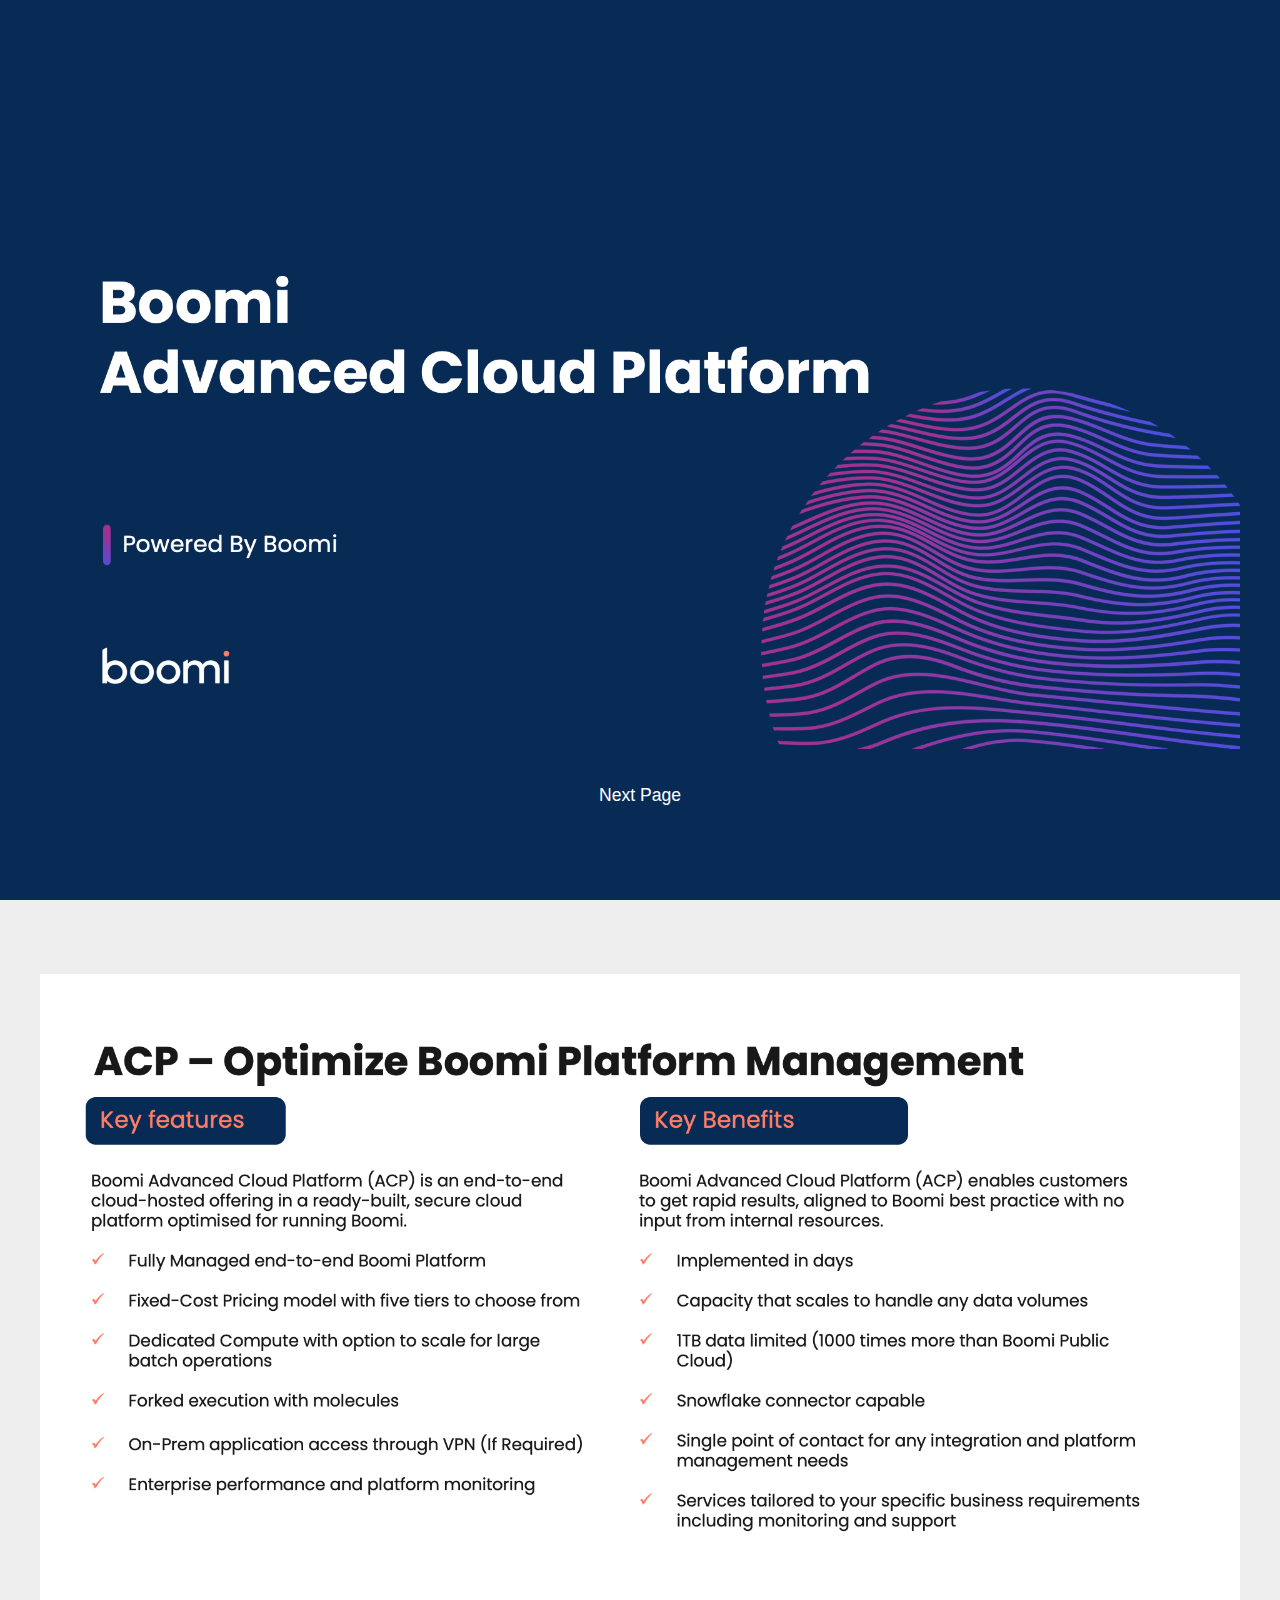
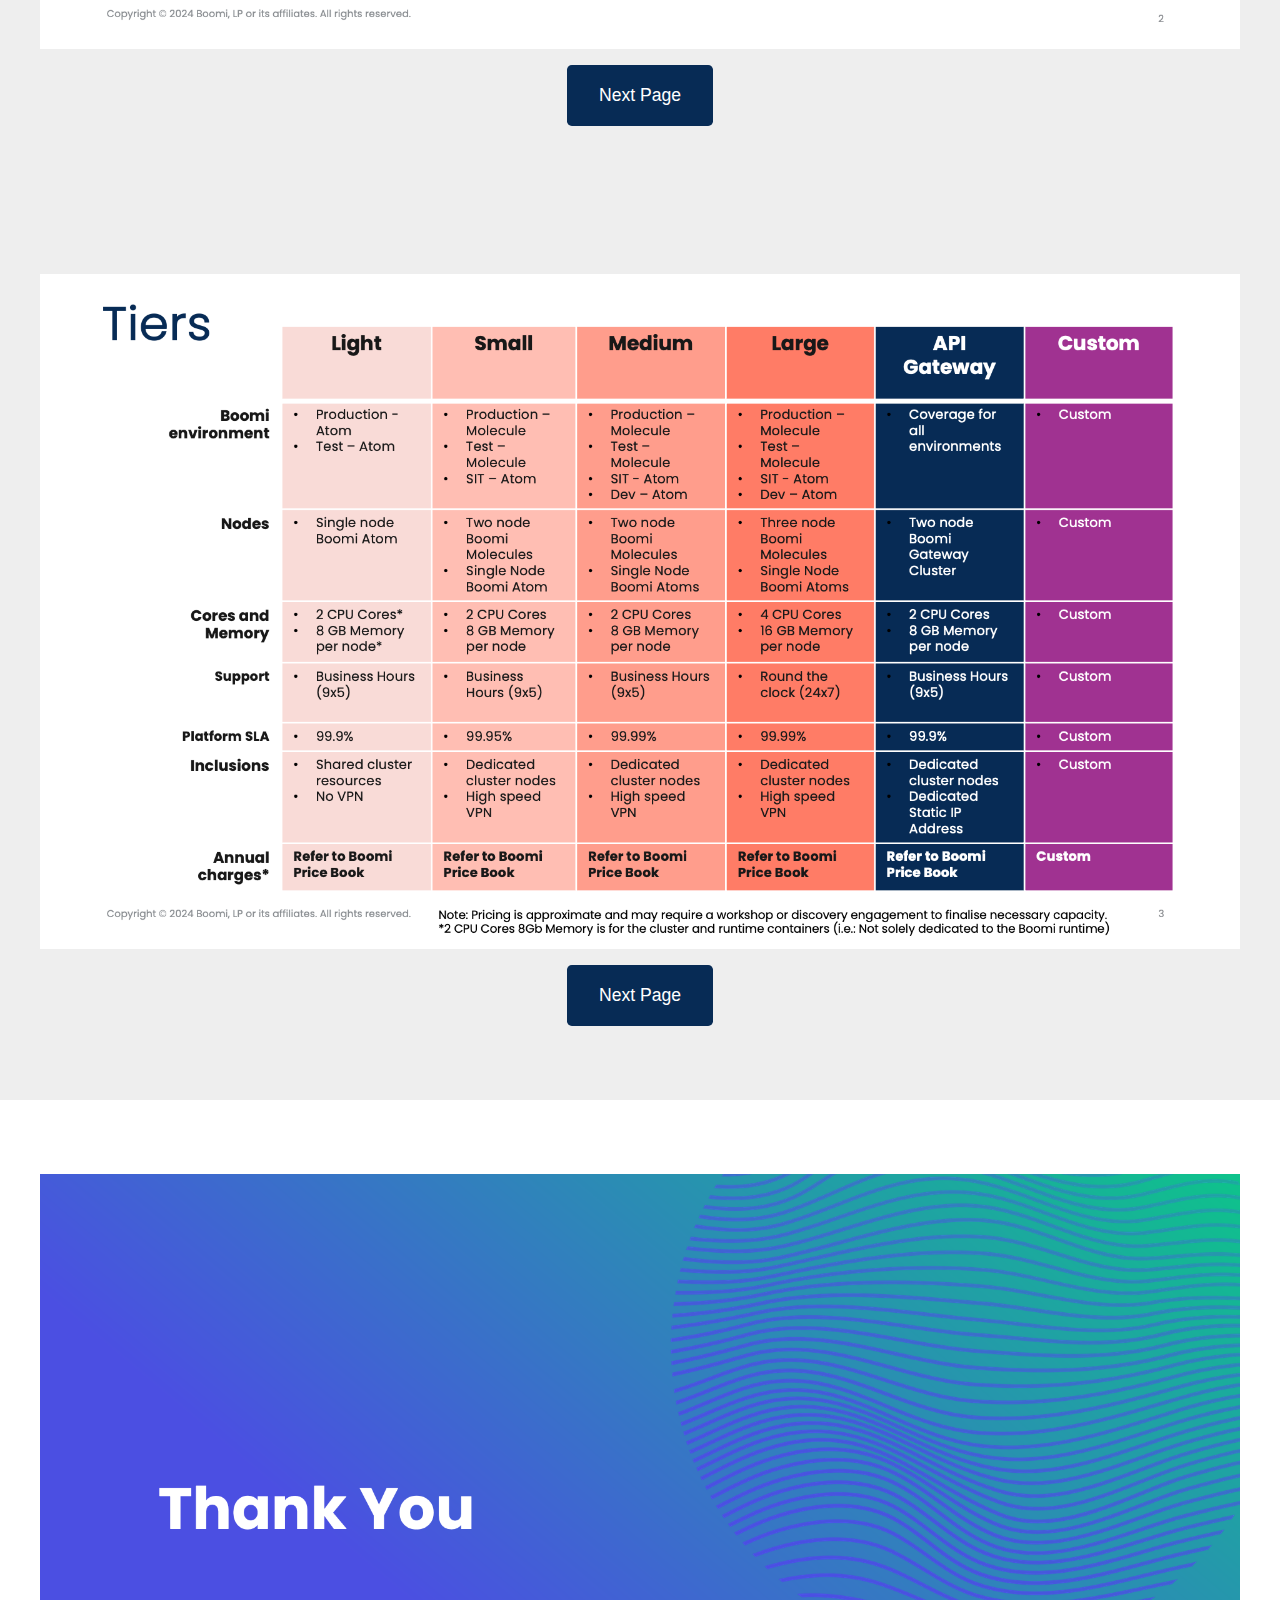
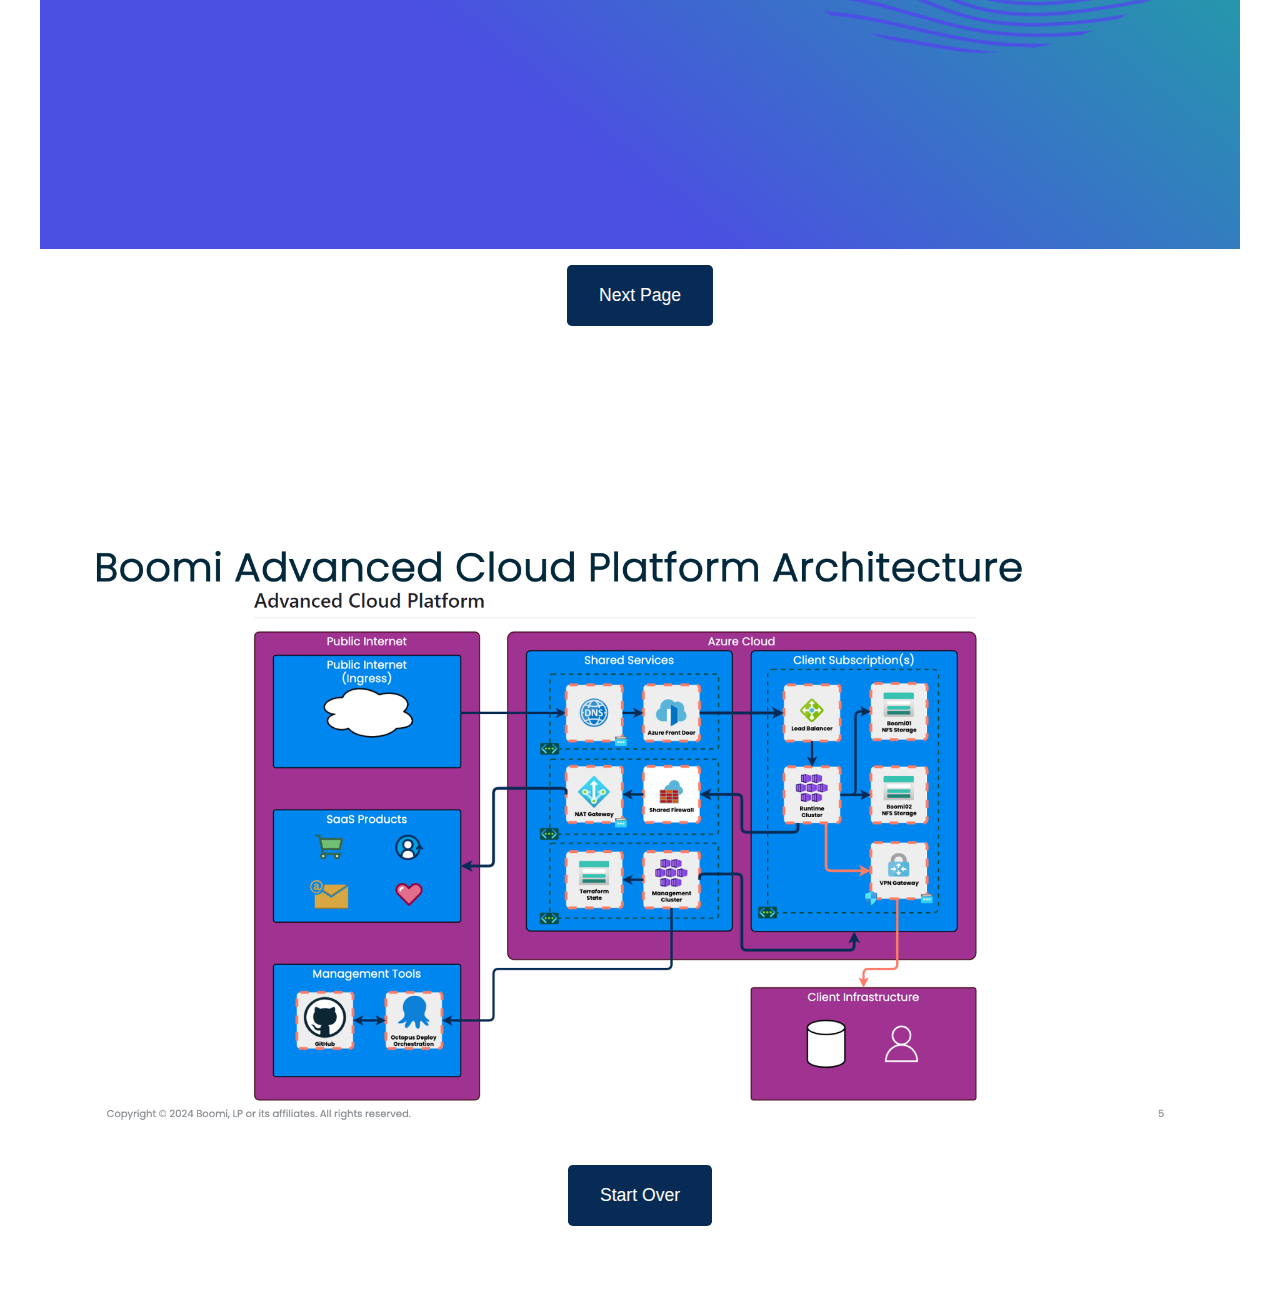
<file: ACP_Summary.html>
<!DOCTYPE html>
<html lang="en">
    <head>
        <meta charset="UTF-8">
        <meta http-equiv="X-UA-Compatible" content="IE=edge">
        <meta name="viewport" content="width=device-width, initial-scale=1.0">
        <link rel="stylesheet" href="https://cdnjs.cloudflare.com/ajax/libs/font-awesome/6.3.0/css/all.min.css"
            integrity="sha512-SzlrxWUlpfuzQ+pcUCosxcglQRNAq/DZjVsC0lE40xsADsfeQoEypE+enwcOiGjk/bSuGGKHEyjSoQ1zVisanQ=="
            crossorigin="anonymous" referrerpolicy="no-referrer" />
        <link rel="stylesheet" href="./styles.css">
        <title>Boomi - Advanced Cloud Platform - Summary</title>
    </head>
    
    <body>
        <!-- Page 1 -->
        <section id="page-1" class="page">
            <img src="images/Boomi_ACP_Summary/Slide1.png" alt="Boomi - Advanced Cloud Platform">
            <div>
                <a href="#page-2" class="btn">Next Page <i class="fas fa-arrow-circle-down"></i></a>
            </div>
        </section>
        <!-- Page 2 -->
        <section id="page-2" class="page">
            <img src="images/Boomi_ACP_Summary/Slide2.png" alt="Boomi ACP - Optimize Boomi Platform Management">
            <div>
                <a href="#page-3" class="btn">Next Page <i class="fas fa-arrow-circle-down"></i></a>
            </div>
        </section>
        <!-- Page 3 -->
        <section id="page-3" class="page">
            <img src="images/Boomi_ACP_Summary/Slide3.png" alt="Boomi ACP - Platform Tiers">
            <div>
                <a href="#page-4" class="btn">Next Page <i class="fas fa-arrow-circle-down"></i></a>
            </div>
        </section>
        <!-- Page 4 -->
        <section id="page-4" class="page">
            <img src="images/Boomi_ACP_Summary/Slide4.png" alt="Boomi ACP - Platform Tiers">
            <div>
                <a href="#page-5" class="btn">Next Page <i class="fas fa-arrow-circle-down"></i></a>
            </div>
        </section>
        <!-- Page 5 -->
        <section id="page-5" class="page">
            <img src="images/Boomi_ACP_Summary/Slide5.png" alt="Boomi ACP - Platform Tiers">
            <div>
                <a href="#page-1" class="btn">Start Over <i class="fas fa-home"></i></a>
            </div>
        </section>
    </body>
</html>
</file>
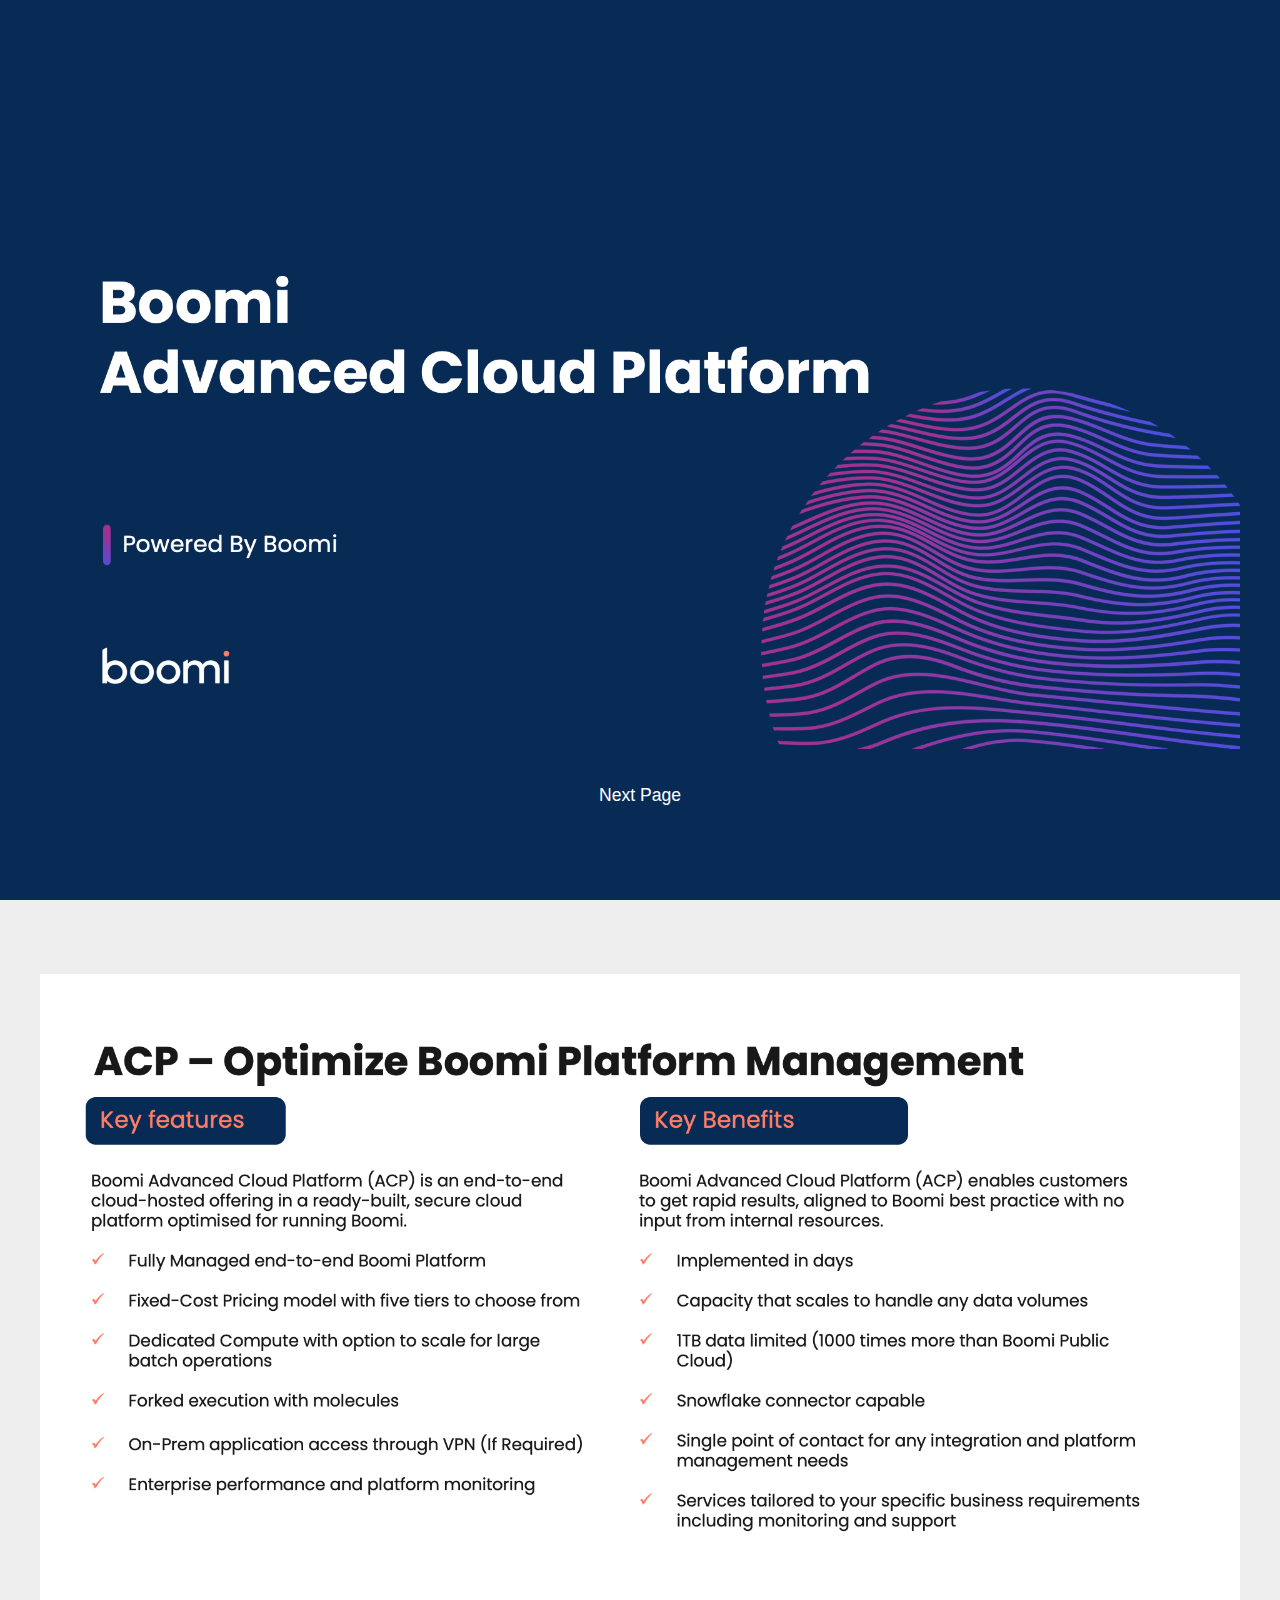
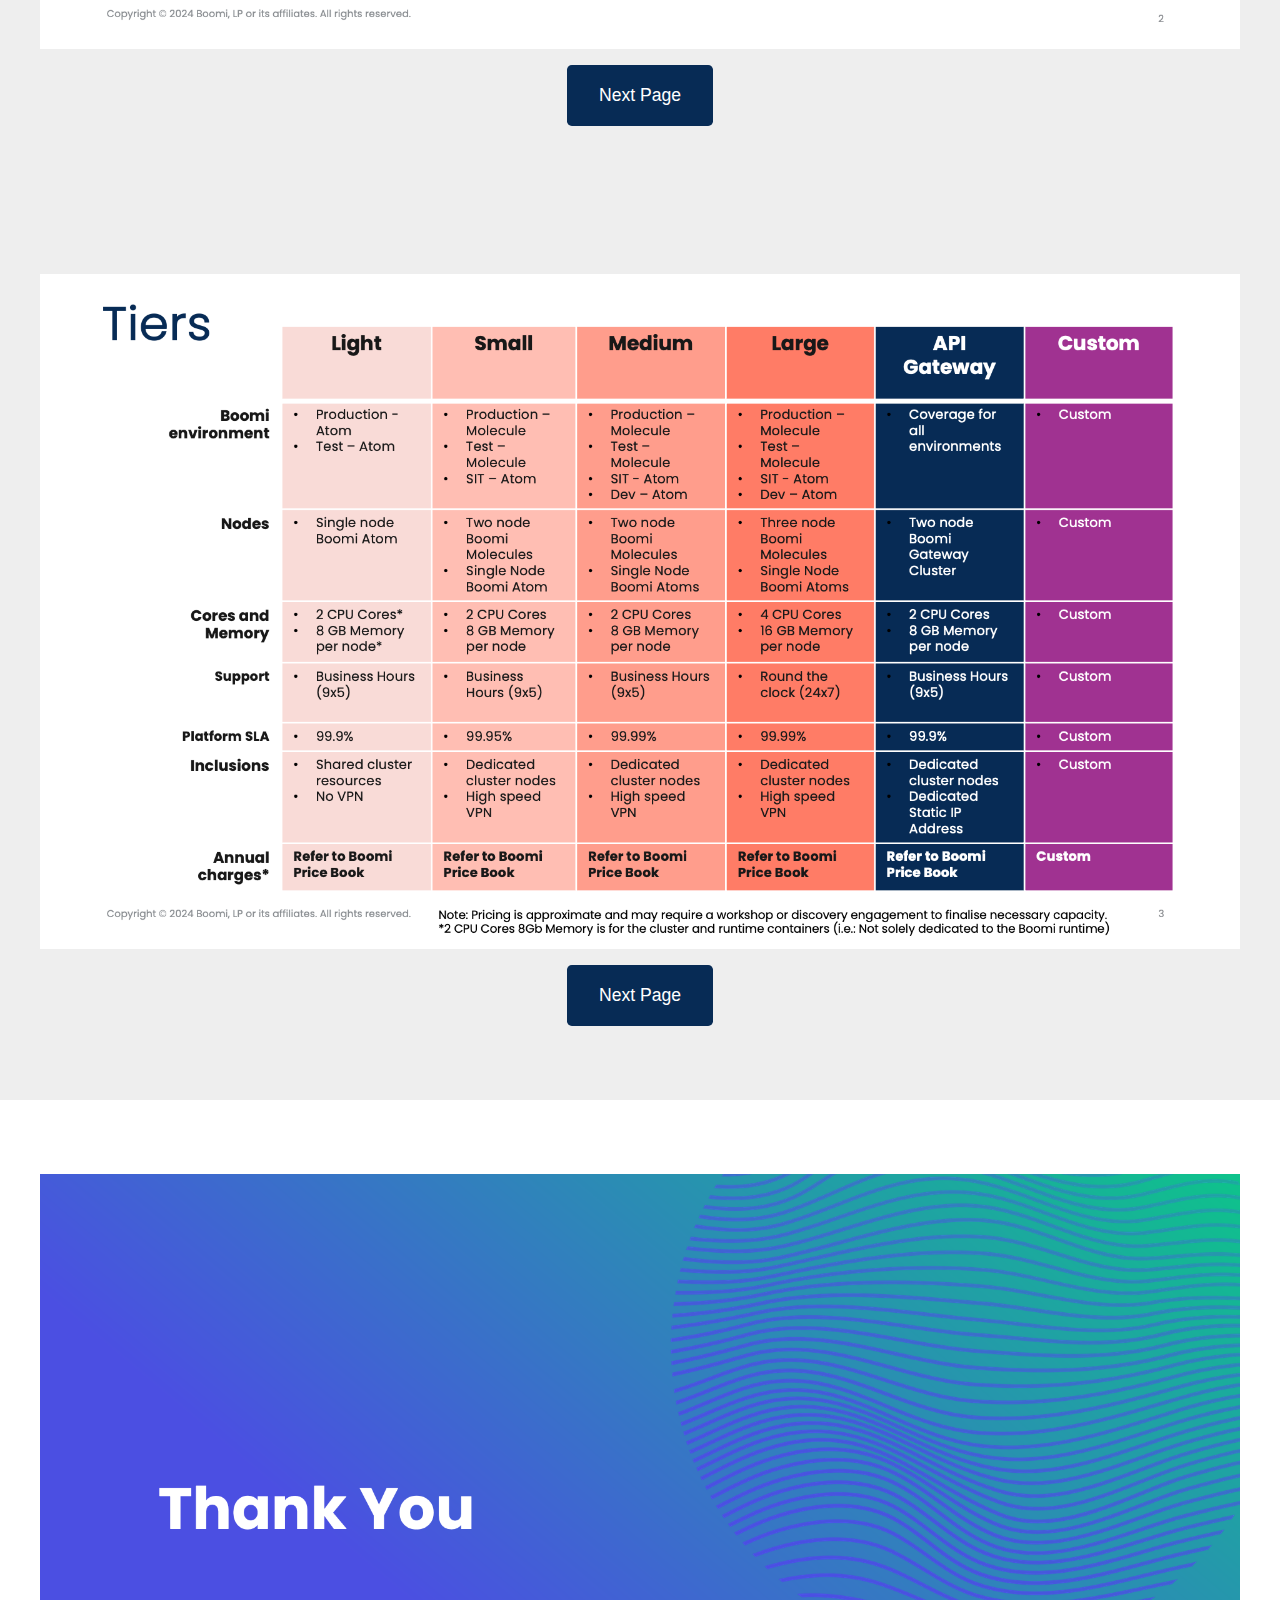
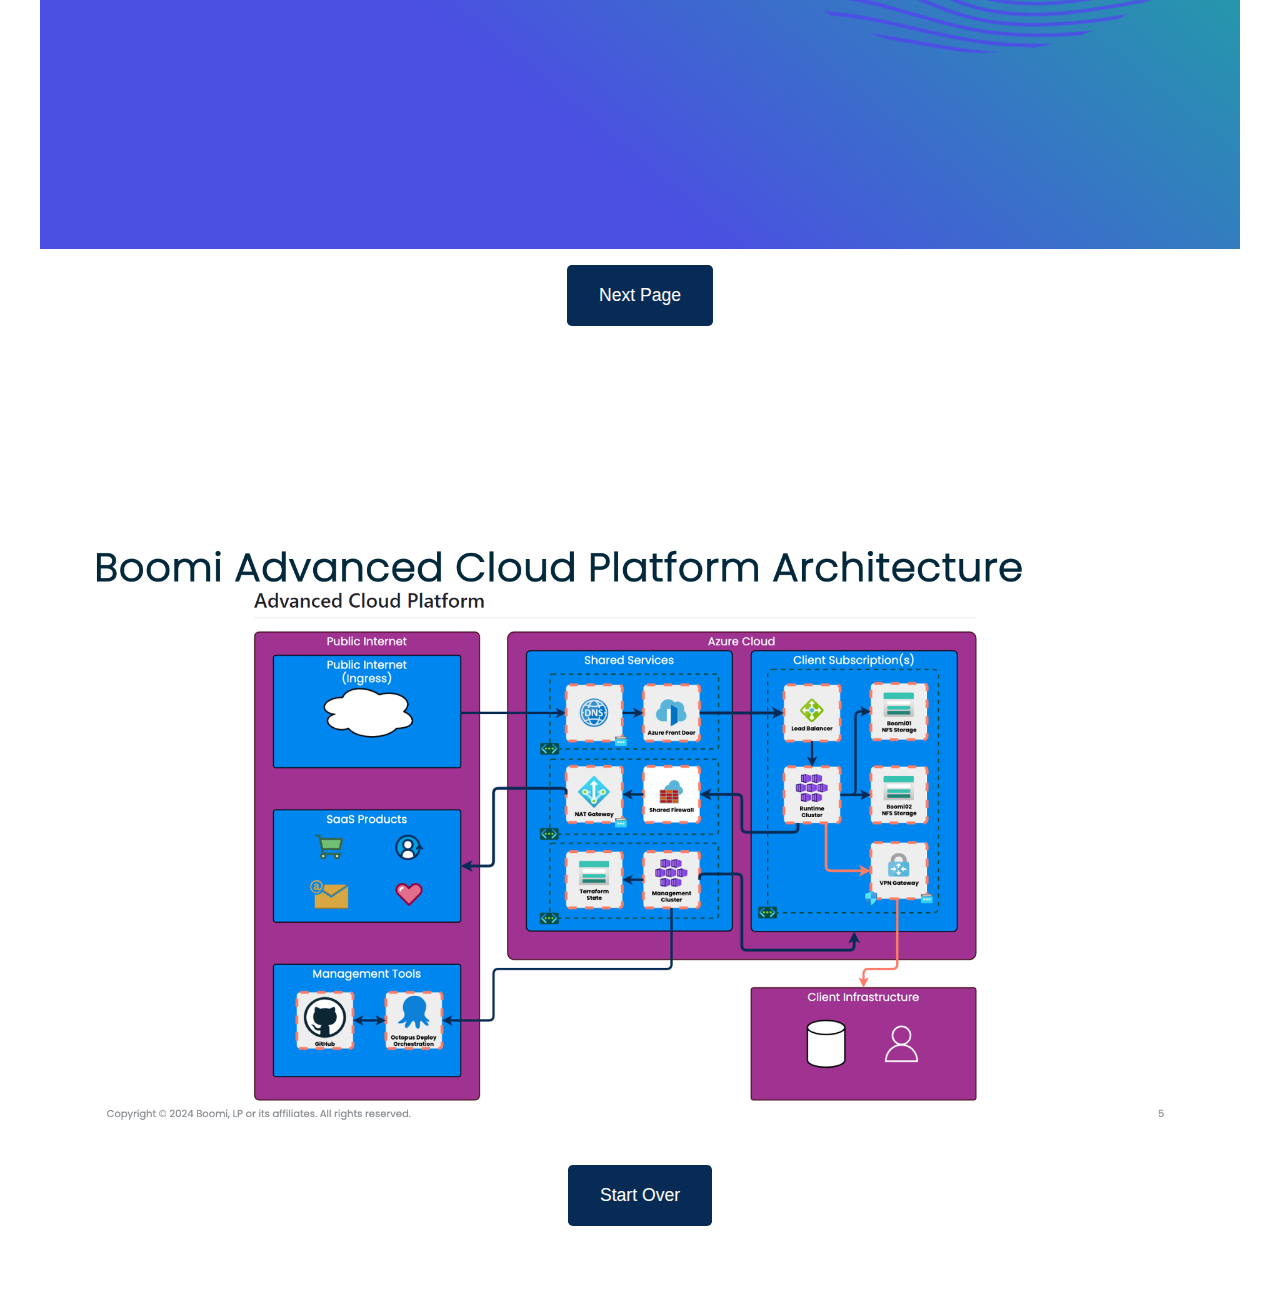
<file: slideshow.html>
<!DOCTYPE html>
<html lang="en">
    <head>
        <meta charset="UTF-8">
        <meta http-equiv="X-UA-Compatible" content="IE=edge">
        <meta name="viewport" content="width=device-width, initial-scale=1.0">
        <link rel="stylesheet" href="https://cdnjs.cloudflare.com/ajax/libs/font-awesome/6.3.0/css/all.min.css"
            integrity="sha512-SzlrxWUlpfuzQ+pcUCosxcglQRNAq/DZjVsC0lE40xsADsfeQoEypE+enwcOiGjk/bSuGGKHEyjSoQ1zVisanQ=="
            crossorigin="anonymous" referrerpolicy="no-referrer" />
        <link rel="stylesheet" href="./styles.css">
        <title>PPT</title>
    </head>
    
    <body>
        <!-- Page 1 -->
        <section id="page-1" class="page">
            <img src="images/Boomi_ACP_Summary/Slide1.png" alt="Boomi - Advanced Cloud Platform">
            <div>
                <a href="#page-2" class="btn">Next Page <i class="fas fa-arrow-circle-down"></i></a>
            </div>
        </section>
        <!-- Page 2 -->
        <section id="page-2" class="page">
            <img src="images/Boomi_ACP_Summary/Slide2.png" alt="Boomi ACP - Optimize Boomi Platform Management">
            <div>
                <a href="#page-3" class="btn">Next Page <i class="fas fa-arrow-circle-down"></i></a>
            </div>
        </section>
        <!-- Page 3 -->
        <section id="page-3" class="page">
            <img src="images/Boomi_ACP_Summary/Slide3.png" alt="Boomi ACP - Platform Tiers">
            <div>
                <a href="#page-4" class="btn">Next Page <i class="fas fa-arrow-circle-down"></i></a>
            </div>
        </section>
        <!-- Page 4 -->
        <section id="page-4" class="page">
            <img src="images/Boomi_ACP_Summary/Slide4.png" alt="Boomi ACP - Platform Tiers">
            <div>
                <a href="#page-5" class="btn">Next Page <i class="fas fa-arrow-circle-down"></i></a>
            </div>
        </section>
        <!-- Page 5 -->
        <section id="page-5" class="page">
            <img src="images/Boomi_ACP_Summary/Slide5.png" alt="Boomi ACP - Platform Tiers">
            <div>
                <a href="#page-1" class="btn">Start Over <i class="fas fa-home"></i></a>
            </div>
        </section>
    </body>
</html>
</file>
<file: styles.css>
:root {
  /* Color */
  --page-1-color: #072B55;
  --page-2-color: #EEEEEE;
  --page-3-color: #EEEEEE;

  --boomi-primary-color: #072B55;
  --boomi-secondary-color: #A03291;
  --boomi-alternate-color: #FF7C66;


  /* Speed */
  --animation-speed: 2s;
}

body {
  font-family: Arial, Helvetica, sans-serif;
  line-height: 1.6;
  color: #fff;
  margin: 0;
  padding: 0;
  overflow: hidden;
}

/* Page colors */

#page-1 {
  background-color: var(--page-1-color);
}
#page-2 {
  background-color: var(--page-2-color);
}
#page-3 {
  background-color: var(--page-3-color);
}

.page {
  display: flex;
  flex-direction: column;
  justify-content: center;
  align-items: center;
  height: 100vh;
  text-align: center;
  padding: 0 4rem;
}

.page h1 {
  font-size: 4rem;
  line-height: 1.2;
  margin: 1rem;
}

#page-1 h1 {
  transform: translateY(-1200px);
  animation: headingSlider var(--animation-speed) ease-in forwards;
}

#page-1 p {
  transform: translateX(-1800px);
  animation: paraSlider var(--animation-speed) 1s ease-in forwards;
}

@keyframes headingSlider {
  100% {
    transform: translateY(0);
  }
}
@keyframes paraSlider {
  100% {
    transform: translateX(0);
  }
}

.page p {
  font-size: 1.3rem;
}

.page img {
  height: 75%;
}

.btn {
  display: inline-block;
  padding: 1rem 2rem;
  background-color: var(--boomi-primary-color);
  color: #FFF;
  text-decoration: none;
  border: none;
  border-radius: 0.3rem;
  margin-top: 1rem;
  font-size: 1.1rem;
  transition: all 0.3s ease-in;
}

.btn:hover {
  color: #FFF;
  background-color: var(--boomi-secondary-color)
}
</file>
